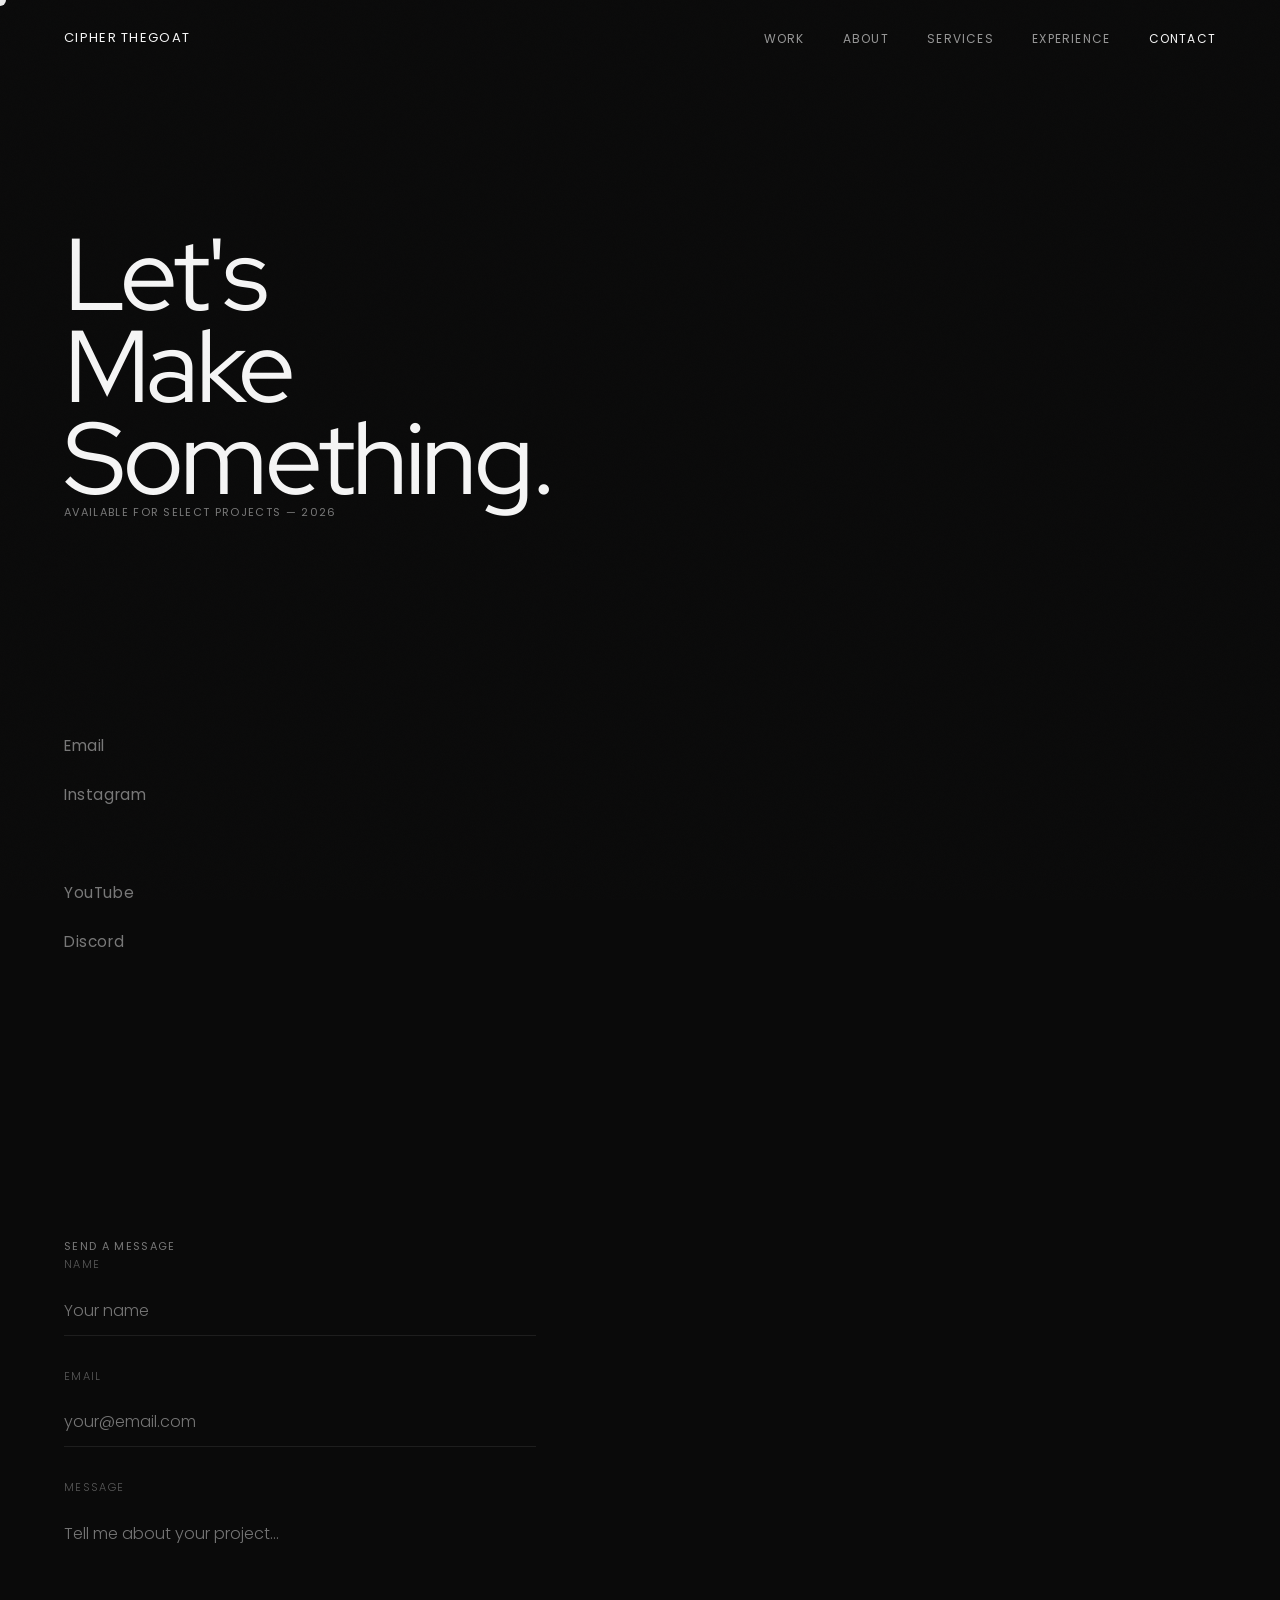
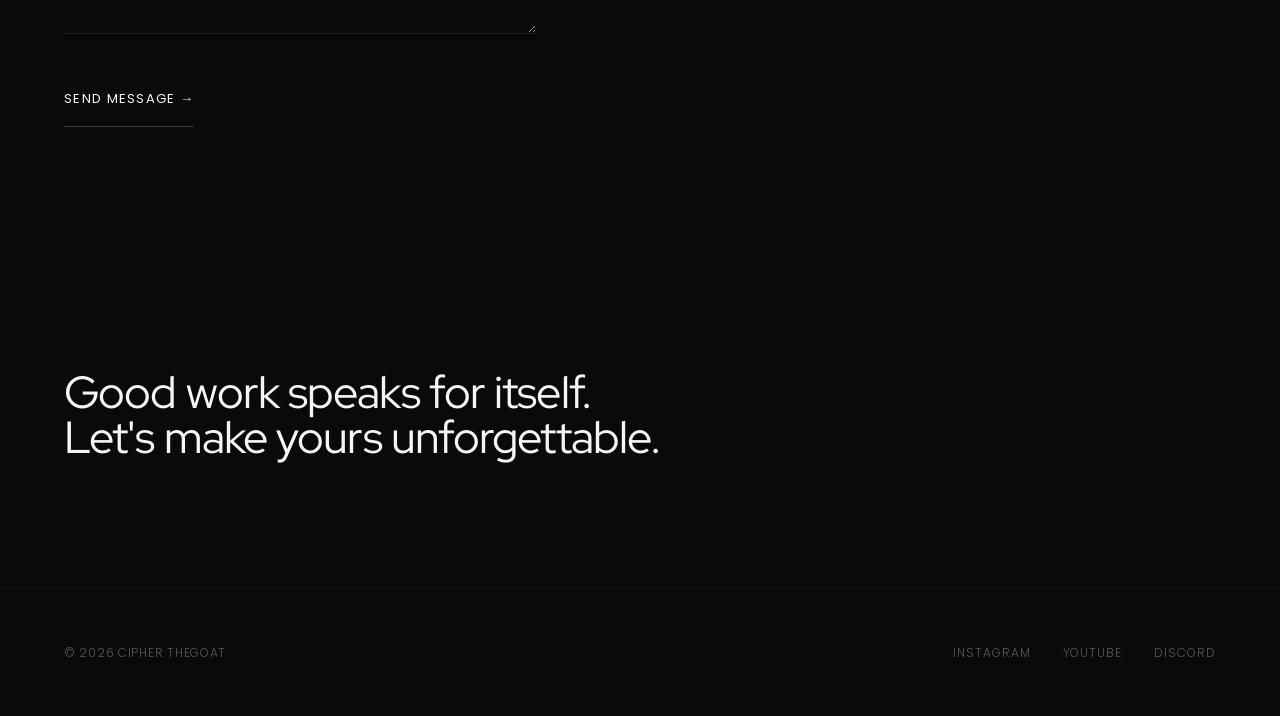
<file: cipher-thegoat-portfolio/contact.html>
<!DOCTYPE html>
<html lang="en">
<head>
  <meta charset="UTF-8">
  <meta name="viewport" content="width=device-width, initial-scale=1.0">
  <title>CIPHER THEGOAT — Contact</title>
  <link rel="preconnect" href="https://fonts.googleapis.com">
  <link rel="preconnect" href="https://fonts.gstatic.com" crossorigin>
  <link href="https://fonts.googleapis.com/css2?family=Red+Hat+Display:wght@400;500&family=Poppins:wght@300;400;500&display=swap" rel="stylesheet">
  <link rel="stylesheet" href="css/styles.css">
</head>
<body>
  <div class="page-transition"></div>
  <div class="grain"></div>
  <div class="cursor"><div class="cursor-dot"></div><div class="cursor-text"></div></div>
  
  <nav class="nav">
    <a href="index.html" class="nav-logo">CIPHER THEGOAT</a>
    <div class="nav-links">
      <a href="work.html">Work</a>
      <a href="about.html">About</a>
      <a href="services.html">Services</a>
      <a href="experience.html">Experience</a>
      <a href="contact.html" class="is-active">Contact</a>
    </div>
    <button class="nav-toggle" aria-label="Menu"><span></span><span></span></button>
  </nav>
  
  <div class="mobile-menu">
    <a href="work.html">Work</a>
    <a href="about.html">About</a>
    <a href="services.html">Services</a>
    <a href="experience.html">Experience</a>
    <a href="contact.html" class="is-active">Contact</a>
  </div>

  <main>
    <section class="contact-hero container section">
      <div class="display-xl">
        <div data-reveal>Let's</div>
        <div data-reveal>Make</div>
        <div data-reveal>Something.</div>
      </div>
      <div class="meta mt-lg" data-reveal data-delay="2">Available for select projects — 2026</div>
    </section>

    <section class="contact-links container section mt-lg">
      <div class="contact-link-wrapper" style="display: flex; flex-direction: column; gap: 2rem; align-items: flex-start;">
        <a href="mailto:hello@cipherthegoat.com" class="contact-link display-sm" data-reveal data-delay="0" data-magnetic="0.2">Email</a>
        <a href="https://instagram.com" target="_blank" class="contact-link display-sm" data-reveal data-delay="1" data-magnetic="0.2">Instagram</a>
        <a href="https://kick.com" target="_blank" class="contact-link display-sm" data-reveal data-delay="2" data-magnetic="0.2">Kick</a>
        <a href="https://youtube.com" target="_blank" class="contact-link display-sm" data-reveal data-delay="3" data-magnetic="0.2">YouTube</a>
        <a href="https://discord.com" target="_blank" class="contact-link display-sm" data-reveal data-delay="4" data-magnetic="0.2">Discord</a>
      </div>
    </section>

    <section class="contact-form container section">
      <div class="meta mb-lg" data-reveal>Send a Message</div>
      <form data-reveal style="max-width: 600px;">
        <div class="form-group">
          <label class="form-label">Name</label>
          <input type="text" class="form-input" placeholder="Your name">
        </div>
        <div class="form-group">
          <label class="form-label">Email</label>
          <input type="email" class="form-input" placeholder="your@email.com">
        </div>
        <div class="form-group">
          <label class="form-label">Message</label>
          <textarea class="form-textarea" placeholder="Tell me about your project..." rows="4"></textarea>
        </div>
        <button type="button" class="form-submit" data-magnetic="0.1">Send Message →</button>
      </form>
    </section>

    <section class="editorial-statement container section" style="padding-bottom: 8rem;">
      <div class="display-md" style="color: var(--gray);" data-reveal>
        Good work speaks for itself.<br>Let's make yours unforgettable.
      </div>
    </section>
  </main>

  <footer class="footer">
    <div class="footer-left">© 2026 CIPHER THEGOAT</div>
    <div class="footer-right">
      <a href="https://instagram.com" target="_blank">Instagram</a>
      <a href="https://youtube.com" target="_blank">YouTube</a>
      <a href="https://discord.com" target="_blank">Discord</a>
    </div>
  </footer>

  <script src="js/main.js"></script>
</body>
</html>
</file>
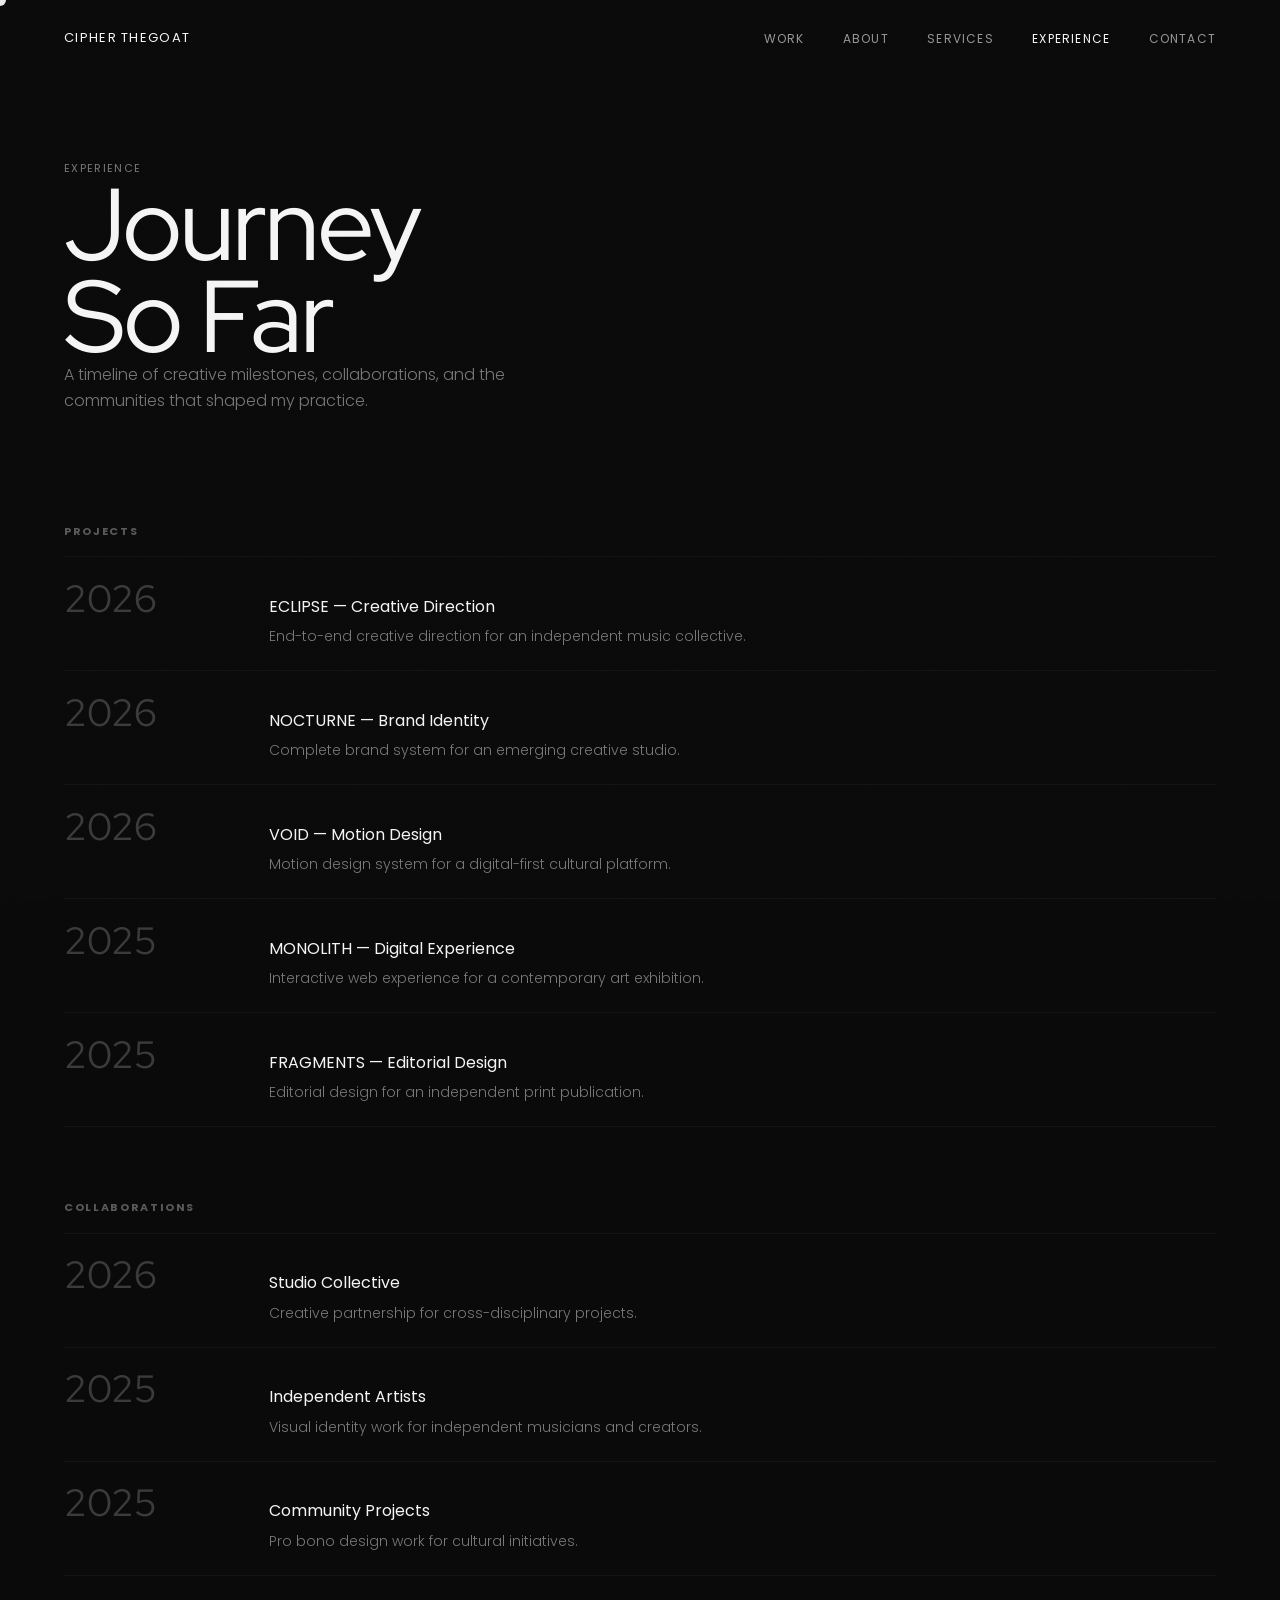
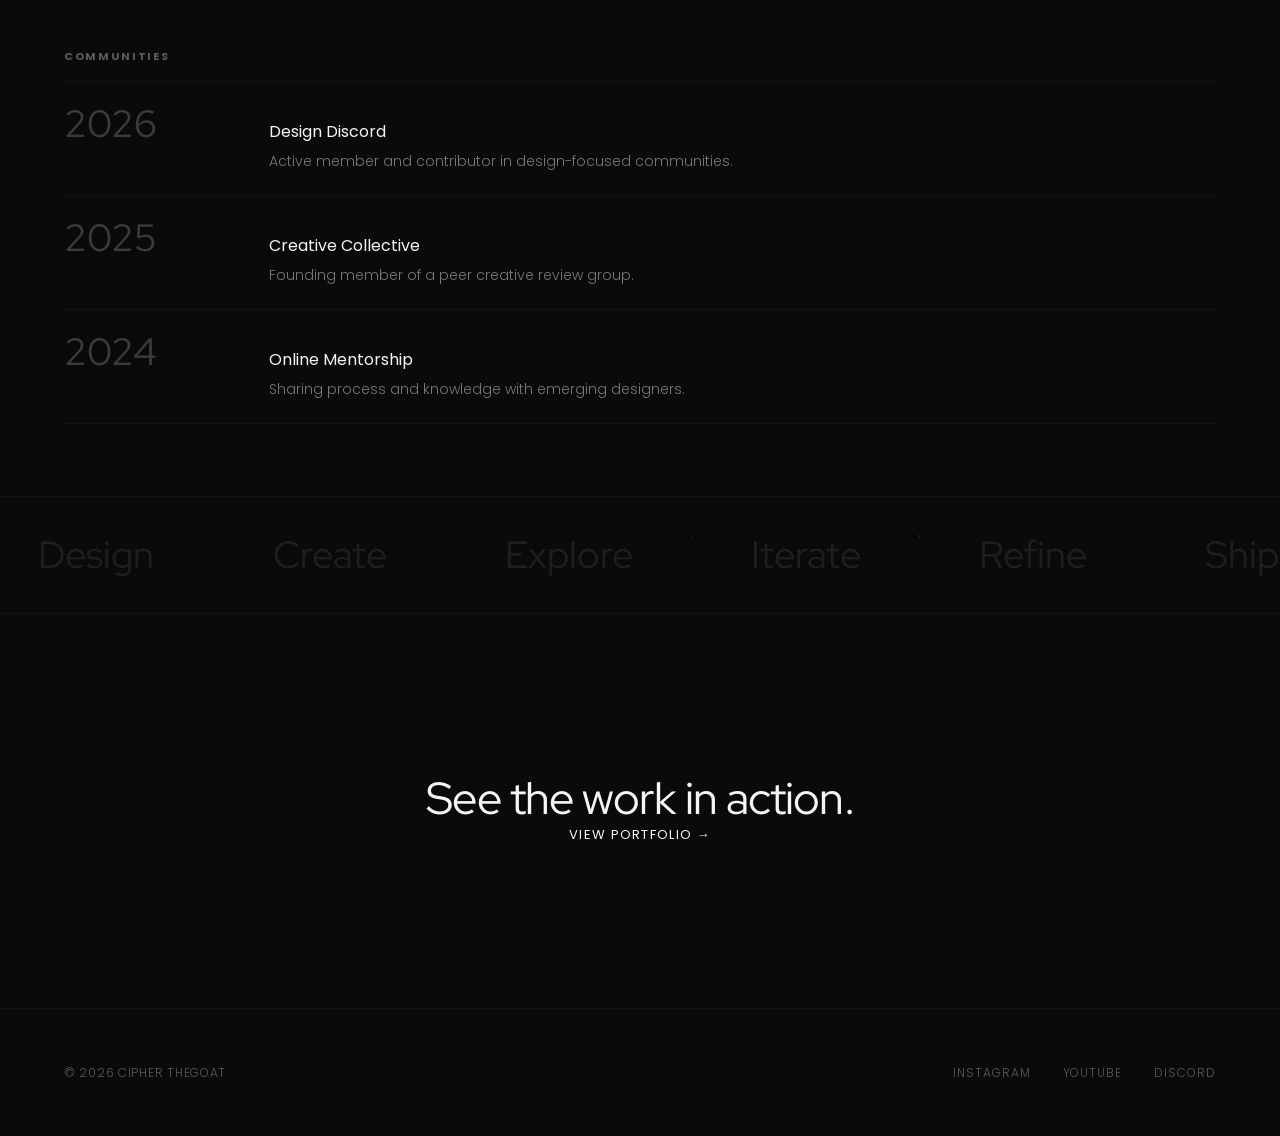
<file: cipher-thegoat-portfolio/experience.html>
<!DOCTYPE html>
<html lang="en">
<head>
  <meta charset="UTF-8">
  <meta name="viewport" content="width=device-width, initial-scale=1.0">
  <title>CIPHER THEGOAT — Experience</title>
  <link rel="preconnect" href="https://fonts.googleapis.com">
  <link rel="preconnect" href="https://fonts.gstatic.com" crossorigin>
  <link href="https://fonts.googleapis.com/css2?family=Red+Hat+Display:wght@400;500&family=Poppins:wght@300;400;500&display=swap" rel="stylesheet">
  <link rel="stylesheet" href="css/styles.css">
</head>
<body>
  <div class="page-transition"></div>
  <div class="grain"></div>
  <div class="cursor"><div class="cursor-dot"></div><div class="cursor-text"></div></div>
  
  <nav class="nav">
    <a href="index.html" class="nav-logo">CIPHER THEGOAT</a>
    <div class="nav-links">
      <a href="work.html">Work</a>
      <a href="about.html">About</a>
      <a href="services.html">Services</a>
      <a href="experience.html" class="is-active">Experience</a>
      <a href="contact.html">Contact</a>
    </div>
    <button class="nav-toggle" aria-label="Menu"><span></span><span></span></button>
  </nav>
  
  <div class="mobile-menu">
    <a href="work.html">Work</a>
    <a href="about.html">About</a>
    <a href="services.html">Services</a>
    <a href="experience.html" class="is-active">Experience</a>
    <a href="contact.html">Contact</a>
  </div>

  <main>
    <section class="section container" style="padding-top: 160px;">
      <div class="meta" data-reveal>Experience</div>
      <h1 class="display-xl mt-md" data-reveal>Journey<br>So Far</h1>
      <p class="body mt-lg color-muted" style="max-width: 500px;" data-reveal>A timeline of creative milestones, collaborations, and the communities that shaped my practice.</p>
    </section>

    <section class="timeline section container">
      <!-- SECTION A: PROJECTS -->
      <div class="timeline-section" data-reveal>
        <h2 class="timeline-section-title mb-lg">Projects</h2>
        
        <div class="timeline-item" data-reveal>
          <div class="timeline-year">2026</div>
          <div class="timeline-content">
            <h3 class="timeline-content-title">ECLIPSE — Creative Direction</h3>
            <p class="timeline-content-desc">End-to-end creative direction for an independent music collective.</p>
          </div>
        </div>

        <div class="timeline-item" data-reveal>
          <div class="timeline-year">2026</div>
          <div class="timeline-content">
            <h3 class="timeline-content-title">NOCTURNE — Brand Identity</h3>
            <p class="timeline-content-desc">Complete brand system for an emerging creative studio.</p>
          </div>
        </div>

        <div class="timeline-item" data-reveal>
          <div class="timeline-year">2026</div>
          <div class="timeline-content">
            <h3 class="timeline-content-title">VOID — Motion Design</h3>
            <p class="timeline-content-desc">Motion design system for a digital-first cultural platform.</p>
          </div>
        </div>

        <div class="timeline-item" data-reveal>
          <div class="timeline-year">2025</div>
          <div class="timeline-content">
            <h3 class="timeline-content-title">MONOLITH — Digital Experience</h3>
            <p class="timeline-content-desc">Interactive web experience for a contemporary art exhibition.</p>
          </div>
        </div>

        <div class="timeline-item" data-reveal>
          <div class="timeline-year">2025</div>
          <div class="timeline-content">
            <h3 class="timeline-content-title">FRAGMENTS — Editorial Design</h3>
            <p class="timeline-content-desc">Editorial design for an independent print publication.</p>
          </div>
        </div>
      </div>

      <!-- SECTION B: COLLABORATIONS -->
      <div class="timeline-section mt-xl" data-reveal>
        <h2 class="timeline-section-title mb-lg">Collaborations</h2>
        
        <div class="timeline-item" data-reveal>
          <div class="timeline-year">2026</div>
          <div class="timeline-content">
            <h3 class="timeline-content-title">Studio Collective</h3>
            <p class="timeline-content-desc">Creative partnership for cross-disciplinary projects.</p>
          </div>
        </div>

        <div class="timeline-item" data-reveal>
          <div class="timeline-year">2025</div>
          <div class="timeline-content">
            <h3 class="timeline-content-title">Independent Artists</h3>
            <p class="timeline-content-desc">Visual identity work for independent musicians and creators.</p>
          </div>
        </div>

        <div class="timeline-item" data-reveal>
          <div class="timeline-year">2025</div>
          <div class="timeline-content">
            <h3 class="timeline-content-title">Community Projects</h3>
            <p class="timeline-content-desc">Pro bono design work for cultural initiatives.</p>
          </div>
        </div>
      </div>

      <!-- SECTION C: COMMUNITIES -->
      <div class="timeline-section mt-xl" data-reveal>
        <h2 class="timeline-section-title mb-lg">Communities</h2>
        
        <div class="timeline-item" data-reveal>
          <div class="timeline-year">2026</div>
          <div class="timeline-content">
            <h3 class="timeline-content-title">Design Discord</h3>
            <p class="timeline-content-desc">Active member and contributor in design-focused communities.</p>
          </div>
        </div>

        <div class="timeline-item" data-reveal>
          <div class="timeline-year">2025</div>
          <div class="timeline-content">
            <h3 class="timeline-content-title">Creative Collective</h3>
            <p class="timeline-content-desc">Founding member of a peer creative review group.</p>
          </div>
        </div>

        <div class="timeline-item" data-reveal>
          <div class="timeline-year">2024</div>
          <div class="timeline-content">
            <h3 class="timeline-content-title">Online Mentorship</h3>
            <p class="timeline-content-desc">Sharing process and knowledge with emerging designers.</p>
          </div>
        </div>
      </div>
    </section>

    <div class="marquee mt-xl" data-reveal>
      <div class="marquee-inner">
        <span class="marquee-item">Design</span><span class="marquee-dot">·</span>
        <span class="marquee-item">Create</span><span class="marquee-dot">·</span>
        <span class="marquee-item">Explore</span><span class="marquee-dot">·</span>
        <span class="marquee-item">Iterate</span><span class="marquee-dot">·</span>
        <span class="marquee-item">Refine</span><span class="marquee-dot">·</span>
        <span class="marquee-item">Ship</span><span class="marquee-dot">·</span>
        <!-- Duplicated for seamless loop -->
        <span class="marquee-item">Design</span><span class="marquee-dot">·</span>
        <span class="marquee-item">Create</span><span class="marquee-dot">·</span>
        <span class="marquee-item">Explore</span><span class="marquee-dot">·</span>
        <span class="marquee-item">Iterate</span><span class="marquee-dot">·</span>
        <span class="marquee-item">Refine</span><span class="marquee-dot">·</span>
        <span class="marquee-item">Ship</span><span class="marquee-dot">·</span>
      </div>
    </div>

    <section class="section-lg container" style="text-align: center;" data-reveal>
      <h2 class="display-md">See the work in action.</h2>
      <a href="work.html" class="text-link mt-lg" style="display: inline-block;" data-magnetic>View Portfolio &rarr;</a>
    </section>
  </main>

  <footer class="footer">
    <div class="footer-left">© 2026 CIPHER THEGOAT</div>
    <div class="footer-right">
      <a href="https://instagram.com" target="_blank" data-magnetic>Instagram</a>
      <a href="https://youtube.com" target="_blank" data-magnetic>YouTube</a>
      <a href="https://discord.com" target="_blank" data-magnetic>Discord</a>
    </div>
  </footer>

  <script src="js/main.js"></script>
</body>
</html>
</file>
<file: cipher-thegoat-portfolio/css/styles.css>
/* ═══════════════════════════════════════════════════════════════
   CIPHER THEGOAT — Portfolio Design System
   Typography: Red Hat Display / Poppins
   Palette: Monochrome
   ═══════════════════════════════════════════════════════════════ */

/* ─── Reset ──────────────────────────────────────────────────── */

*, *::before, *::after {
  margin: 0;
  padding: 0;
  box-sizing: border-box;
}

html {
  font-size: 16px;
  -webkit-font-smoothing: antialiased;
  -moz-osx-font-smoothing: grayscale;
}

body {
  font-family: var(--font-body);
  font-weight: 300;
  color: var(--white);
  background-color: var(--black);
  overflow-x: hidden;
  cursor: none;
  line-height: 1.6;
}

a {
  color: inherit;
  text-decoration: none;
  cursor: none;
}

button {
  background: none;
  border: none;
  color: inherit;
  font: inherit;
  cursor: none;
}

img {
  display: block;
  width: 100%;
  height: auto;
  filter: grayscale(100%);
}

ul, ol { list-style: none; }

::selection {
  background: var(--white);
  color: var(--black);
}


/* ─── Design Tokens ──────────────────────────────────────────── */

:root {
  --black: #0a0a0a;
  --white: #f5f5f5;
  --gray-50: #eaeaea;
  --gray-100: #d4d4d4;
  --gray-200: #b5b5b5;
  --gray-300: #969696;
  --gray-400: #787878;
  --gray-500: #5a5a5a;
  --gray-600: #3b3b3b;
  --gray-700: #1e1e1e;
  --gray-800: #141414;

  --font-display: 'Red Hat Display', sans-serif;
  --font-body: 'Poppins', sans-serif;

  --margin: clamp(20px, 5vw, 80px);
  --gap: clamp(16px, 2vw, 32px);

  --ease: cubic-bezier(0.16, 1, 0.3, 1);
  --ease-out: cubic-bezier(0.33, 1, 0.68, 1);
  --ease-in-out: cubic-bezier(0.65, 0, 0.35, 1);
  --duration: 0.8s;
  --duration-fast: 0.4s;
}


/* ─── Typography ─────────────────────────────────────────────── */

.font-display { font-family: var(--font-display); }
.font-body    { font-family: var(--font-body); }

.display-hero {
  font-family: var(--font-display);
  font-weight: 400;
  font-size: clamp(72px, 15vw, 260px);
  line-height: 0.85;
  letter-spacing: -0.04em;
}

.display-xl {
  font-family: var(--font-display);
  font-weight: 400;
  font-size: clamp(48px, 8vw, 160px);
  line-height: 0.9;
  letter-spacing: -0.03em;
}

.display-lg {
  font-family: var(--font-display);
  font-weight: 400;
  font-size: clamp(36px, 5vw, 100px);
  line-height: 0.95;
  letter-spacing: -0.025em;
}

.display-md {
  font-family: var(--font-display);
  font-weight: 400;
  font-size: clamp(28px, 3.5vw, 64px);
  line-height: 1;
  letter-spacing: -0.02em;
}

.display-sm {
  font-family: var(--font-display);
  font-weight: 400;
  font-size: clamp(22px, 2.5vw, 44px);
  line-height: 1.1;
  letter-spacing: -0.015em;
}

.heading {
  font-family: var(--font-body);
  font-weight: 400;
  font-size: clamp(18px, 1.5vw, 28px);
  line-height: 1.3;
}

.body-lg {
  font-weight: 300;
  font-size: clamp(17px, 1.2vw, 22px);
  line-height: 1.65;
}

.body {
  font-weight: 300;
  font-size: 16px;
  line-height: 1.65;
}

.body-sm {
  font-weight: 300;
  font-size: 14px;
  line-height: 1.6;
}

.meta {
  font-family: var(--font-body);
  font-weight: 400;
  font-size: 11px;
  letter-spacing: 0.12em;
  text-transform: uppercase;
  color: var(--gray-400);
}

.meta-lg {
  font-family: var(--font-body);
  font-weight: 400;
  font-size: 13px;
  letter-spacing: 0.08em;
  text-transform: uppercase;
  color: var(--gray-300);
}


/* ─── Layout ─────────────────────────────────────────────────── */

.container {
  width: 100%;
  padding-left: var(--margin);
  padding-right: var(--margin);
}

.container-narrow {
  width: 100%;
  max-width: 900px;
  padding-left: var(--margin);
  padding-right: var(--margin);
  margin-left: auto;
  margin-right: auto;
}

.full-bleed {
  width: 100vw;
  margin-left: calc(-50vw + 50%);
}

.grid {
  display: grid;
  gap: var(--gap);
}

.grid-2 {
  display: grid;
  grid-template-columns: 1fr 1fr;
  gap: var(--gap);
}

.grid-editorial {
  display: grid;
  grid-template-columns: 1fr 1.4fr;
  gap: calc(var(--gap) * 2);
  align-items: start;
}

.section {
  padding-top: clamp(80px, 12vh, 160px);
  padding-bottom: clamp(80px, 12vh, 160px);
}

.section-lg {
  padding-top: clamp(120px, 18vh, 240px);
  padding-bottom: clamp(120px, 18vh, 240px);
}

.separator {
  width: 100%;
  height: 1px;
  background: var(--gray-700);
}


/* ─── Page Transition ────────────────────────────────────────── */

.page-transition {
  position: fixed;
  inset: 0;
  background: var(--black);
  z-index: 10000;
  transform-origin: bottom;
  transform: scaleY(1);
  transition: transform 0.9s var(--ease);
  pointer-events: none;
}

.page-transition.is-loaded {
  transform: scaleY(0);
}

.page-transition.is-exiting {
  transform-origin: top;
  transform: scaleY(1);
  transition: transform 0.7s var(--ease-in-out);
}


/* ─── Grain Texture ──────────────────────────────────────────── */

.grain {
  position: fixed;
  inset: 0;
  pointer-events: none;
  z-index: 9998;
  opacity: 0.035;
  background-image: url("data:image/svg+xml,%3Csvg xmlns='http://www.w3.org/2000/svg' viewBox='0 0 512 512'%3E%3Cfilter id='n'%3E%3CfeTurbulence type='fractalNoise' baseFrequency='0.7' numOctaves='4' stitchTiles='stitch'/%3E%3C/filter%3E%3Crect width='100%25' height='100%25' filter='url(%23n)' opacity='0.5'/%3E%3C/svg%3E");
  background-size: 256px 256px;
}


/* ─── Custom Cursor ──────────────────────────────────────────── */

.cursor {
  position: fixed;
  top: 0;
  left: 0;
  pointer-events: none;
  z-index: 9999;
  mix-blend-mode: difference;
}

.cursor-dot {
  width: 12px;
  height: 12px;
  border-radius: 50%;
  background: var(--white);
  transform: translate(-50%, -50%);
  transition: width 0.4s var(--ease),
              height 0.4s var(--ease),
              opacity 0.3s;
}

.cursor.is-hovering .cursor-dot {
  width: 80px;
  height: 80px;
  background: var(--white);
  opacity: 0.9;
}

.cursor-text {
  position: absolute;
  top: 50%;
  left: 50%;
  transform: translate(-50%, -50%);
  font-family: var(--font-body);
  font-size: 10px;
  font-weight: 500;
  letter-spacing: 0.15em;
  text-transform: uppercase;
  color: var(--black);
  opacity: 0;
  white-space: nowrap;
  transition: opacity 0.3s;
}

.cursor.is-hovering .cursor-text {
  opacity: 1;
}


/* ─── Navigation ─────────────────────────────────────────────── */

.nav {
  position: fixed;
  top: 0;
  left: 0;
  right: 0;
  z-index: 100;
  display: flex;
  align-items: center;
  justify-content: space-between;
  padding: 28px var(--margin);
  transition: padding 0.5s var(--ease),
              background 0.5s;
}

.nav.is-scrolled {
  padding-top: 18px;
  padding-bottom: 18px;
  background: rgba(10, 10, 10, 0.85);
  backdrop-filter: blur(20px);
  -webkit-backdrop-filter: blur(20px);
}

.nav-logo {
  font-family: var(--font-body);
  font-weight: 400;
  font-size: 13px;
  letter-spacing: 0.1em;
  text-transform: uppercase;
  transition: opacity 0.3s;
}

.nav-logo:hover { opacity: 0.6; }

.nav-links {
  display: flex;
  gap: clamp(24px, 3vw, 48px);
}

.nav-links a {
  font-family: var(--font-body);
  font-weight: 400;
  font-size: 12px;
  letter-spacing: 0.1em;
  text-transform: uppercase;
  color: var(--gray-300);
  transition: color 0.3s;
  position: relative;
}

.nav-links a::after {
  content: '';
  position: absolute;
  bottom: -4px;
  left: 0;
  width: 0;
  height: 1px;
  background: var(--white);
  transition: width 0.4s var(--ease);
}

.nav-links a:hover {
  color: var(--white);
}

.nav-links a:hover::after {
  width: 100%;
}

.nav-links a.is-active {
  color: var(--white);
}

.nav-toggle {
  display: none;
  flex-direction: column;
  gap: 6px;
  width: 28px;
  padding: 4px 0;
}

.nav-toggle span {
  display: block;
  width: 100%;
  height: 1px;
  background: var(--white);
  transition: transform 0.4s var(--ease),
              opacity 0.3s;
}

.nav-toggle.is-open span:first-child {
  transform: translateY(3.5px) rotate(45deg);
}

.nav-toggle.is-open span:last-child {
  transform: translateY(-3.5px) rotate(-45deg);
}


/* ─── Mobile Menu ────────────────────────────────────────────── */

.mobile-menu {
  position: fixed;
  inset: 0;
  z-index: 90;
  background: var(--black);
  display: flex;
  flex-direction: column;
  justify-content: center;
  padding: var(--margin);
  opacity: 0;
  pointer-events: none;
  transition: opacity 0.5s var(--ease);
}

.mobile-menu.is-open {
  opacity: 1;
  pointer-events: auto;
}

.mobile-menu a {
  font-family: var(--font-display);
  font-weight: 400;
  font-size: clamp(36px, 8vw, 64px);
  line-height: 1.3;
  color: var(--gray-400);
  transition: color 0.3s;
  transform: translateY(30px);
  opacity: 0;
}

.mobile-menu.is-open a {
  transform: translateY(0);
  opacity: 1;
  transition: transform 0.6s var(--ease),
              opacity 0.6s var(--ease),
              color 0.3s;
}

.mobile-menu.is-open a:nth-child(1) { transition-delay: 0.1s; }
.mobile-menu.is-open a:nth-child(2) { transition-delay: 0.15s; }
.mobile-menu.is-open a:nth-child(3) { transition-delay: 0.2s; }
.mobile-menu.is-open a:nth-child(4) { transition-delay: 0.25s; }
.mobile-menu.is-open a:nth-child(5) { transition-delay: 0.3s; }

.mobile-menu a:hover { color: var(--white); }


/* ─── Hero ───────────────────────────────────────────────────── */

.hero {
  min-height: 100vh;
  display: flex;
  flex-direction: column;
  justify-content: flex-end;
  padding: 0 var(--margin);
  padding-bottom: clamp(60px, 8vh, 120px);
  padding-top: 140px;
  position: relative;
}

.hero-title {
  overflow: hidden;
}

.hero-title-line {
  display: block;
  overflow: hidden;
}

.hero-title-line span {
  display: inline-block;
  transform: translateY(110%);
  transition: transform 1s var(--ease);
}

.hero-title-line span.is-visible {
  transform: translateY(0);
}

.hero-title-line:nth-child(2) {
  text-align: right;
  margin-right: 5vw;
}

.hero-subtitle {
  margin-top: clamp(32px, 4vh, 56px);
  display: flex;
  justify-content: space-between;
  align-items: flex-end;
  flex-wrap: wrap;
  gap: 24px;
}

.hero-roles {
  font-family: var(--font-body);
  font-weight: 300;
  font-size: clamp(13px, 1vw, 16px);
  letter-spacing: 0.06em;
  color: var(--gray-400);
  line-height: 1.8;
}

.hero-intro {
  max-width: 380px;
  font-weight: 300;
  font-size: 14px;
  line-height: 1.7;
  color: var(--gray-300);
}

.hero-cta {
  margin-top: clamp(40px, 5vh, 72px);
  display: flex;
  gap: 48px;
  align-items: center;
}

.hero-scroll {
  position: absolute;
  bottom: 28px;
  left: 50%;
  transform: translateX(-50%);
  display: flex;
  flex-direction: column;
  align-items: center;
  gap: 8px;
}

.hero-scroll-line {
  width: 1px;
  height: 40px;
  background: var(--gray-600);
  position: relative;
  overflow: hidden;
}

.hero-scroll-line::after {
  content: '';
  position: absolute;
  top: -100%;
  width: 100%;
  height: 100%;
  background: var(--gray-300);
  animation: scrollLine 2s infinite;
}

@keyframes scrollLine {
  0% { top: -100%; }
  100% { top: 100%; }
}


/* ─── Text Links / Editorial Buttons ─────────────────────────── */

.text-link {
  display: inline-flex;
  align-items: center;
  gap: 12px;
  font-family: var(--font-body);
  font-weight: 400;
  font-size: 13px;
  letter-spacing: 0.1em;
  text-transform: uppercase;
  position: relative;
  transition: gap 0.4s var(--ease);
}

.text-link .arrow {
  display: inline-block;
  transition: transform 0.4s var(--ease);
  font-size: 16px;
}

.text-link:hover {
  gap: 18px;
}

.text-link:hover .arrow {
  transform: translateX(4px);
}

.text-link--underline {
  padding-bottom: 2px;
  border-bottom: 1px solid var(--gray-600);
  transition: border-color 0.3s, gap 0.4s var(--ease);
}

.text-link--underline:hover {
  border-color: var(--white);
}


/* ─── Project Card ───────────────────────────────────────────── */

.project-card {
  position: relative;
  display: block;
}

.project-card-img {
  position: relative;
  overflow: hidden;
  background: var(--gray-800);
}

.project-card-img img {
  width: 100%;
  height: 100%;
  object-fit: cover;
  transition: transform 0.8s var(--ease);
}

.project-card:hover .project-card-img img {
  transform: scale(1.04);
}

.project-card-img--landscape { aspect-ratio: 16 / 10; }
.project-card-img--portrait  { aspect-ratio: 3 / 4; }
.project-card-img--square    { aspect-ratio: 1 / 1; }
.project-card-img--wide      { aspect-ratio: 21 / 9; }
.project-card-img--cinema    { aspect-ratio: 2.39 / 1; }

.project-card-overlay {
  position: absolute;
  inset: 0;
  display: flex;
  align-items: center;
  justify-content: center;
  opacity: 0;
  transition: opacity 0.4s;
}

.project-card:hover .project-card-overlay {
  opacity: 1;
}

.project-card-info {
  margin-top: 16px;
  display: flex;
  justify-content: space-between;
  align-items: flex-end;
}

.project-card-title {
  font-family: var(--font-body);
  font-weight: 400;
  font-size: 15px;
  letter-spacing: 0.02em;
}

.project-card-meta {
  font-family: var(--font-body);
  font-weight: 400;
  font-size: 11px;
  letter-spacing: 0.1em;
  text-transform: uppercase;
  color: var(--gray-500);
}

.project-card-view {
  font-family: var(--font-body);
  font-size: 11px;
  letter-spacing: 0.12em;
  text-transform: uppercase;
  color: var(--gray-400);
  opacity: 0;
  transform: translateX(-8px);
  transition: opacity 0.4s var(--ease),
              transform 0.4s var(--ease);
}

.project-card:hover .project-card-view {
  opacity: 1;
  transform: translateX(0);
}


/* ─── Work Grid ──────────────────────────────────────────────── */

.work-grid {
  display: grid;
  grid-template-columns: 1fr 1fr;
  gap: clamp(32px, 4vw, 64px);
  padding: 0 var(--margin);
}

.work-grid .project-card--full {
  grid-column: 1 / -1;
}

.work-grid .project-card--offset {
  margin-top: clamp(40px, 6vw, 100px);
}

.work-grid .project-card--push-right {
  grid-column: 2 / 3;
}


/* ─── Editorial Sections ─────────────────────────────────────── */

.editorial-statement {
  padding: clamp(100px, 15vh, 200px) var(--margin);
}

.editorial-statement p {
  max-width: 700px;
}

.editorial-split {
  display: grid;
  grid-template-columns: 1fr 1fr;
  gap: calc(var(--gap) * 3);
  padding: 0 var(--margin);
  align-items: center;
}

.editorial-split--reverse {
  direction: rtl;
}

.editorial-split--reverse > * {
  direction: ltr;
}

.editorial-number {
  font-family: var(--font-display);
  font-weight: 400;
  font-size: clamp(100px, 15vw, 280px);
  line-height: 0.8;
  color: var(--gray-800);
  user-select: none;
}


/* ─── Project Detail ─────────────────────────────────────────── */

.project-hero {
  min-height: 60vh;
  display: flex;
  flex-direction: column;
  justify-content: flex-end;
  padding: 0 var(--margin);
  padding-bottom: clamp(48px, 6vh, 80px);
  padding-top: 160px;
}

.project-hero-meta {
  display: flex;
  gap: clamp(24px, 4vw, 64px);
  margin-top: 24px;
}

.project-hero-meta-item {
  display: flex;
  flex-direction: column;
  gap: 6px;
}

.project-hero-meta-label {
  font-size: 10px;
  letter-spacing: 0.15em;
  text-transform: uppercase;
  color: var(--gray-500);
}

.project-hero-meta-value {
  font-size: 14px;
  color: var(--gray-200);
}

.project-content {
  padding: 0;
}

.project-image {
  width: 100%;
}

.project-image--padded {
  padding: 0 var(--margin);
}

.project-image--full {
  width: 100vw;
  margin-left: calc(-50vw + 50%);
}

.project-text {
  padding: clamp(48px, 6vh, 100px) var(--margin);
  max-width: 700px;
}

.project-text--centered {
  margin: 0 auto;
  text-align: center;
}

.project-text--wide {
  max-width: 1000px;
}

.project-images-duo {
  display: grid;
  grid-template-columns: 1fr 1fr;
  gap: var(--gap);
  padding: 0 var(--margin);
}

.project-nav {
  display: flex;
  justify-content: space-between;
  align-items: center;
  padding: clamp(60px, 8vh, 120px) var(--margin);
  border-top: 1px solid var(--gray-800);
}

.project-nav a {
  font-family: var(--font-body);
  font-weight: 400;
  font-size: 12px;
  letter-spacing: 0.1em;
  text-transform: uppercase;
  color: var(--gray-400);
  transition: color 0.3s;
}

.project-nav a:hover { color: var(--white); }

.project-nav-title {
  font-family: var(--font-display);
  font-weight: 400;
  font-size: clamp(20px, 2.5vw, 40px);
  color: var(--white);
  margin-top: 8px;
}


/* ─── About Page ─────────────────────────────────────────────── */

.about-hero {
  min-height: 80vh;
  display: flex;
  align-items: center;
  padding: 0 var(--margin);
  padding-top: 120px;
}

.about-bio {
  display: grid;
  grid-template-columns: 1fr 1.2fr;
  gap: calc(var(--gap) * 4);
  padding: 0 var(--margin);
  align-items: start;
}

.about-bio-image {
  position: relative;
  overflow: hidden;
  aspect-ratio: 3 / 4;
  background: var(--gray-800);
}

.about-facts {
  display: grid;
  grid-template-columns: repeat(2, 1fr);
  gap: var(--gap);
  margin-top: clamp(48px, 6vh, 100px);
}

.about-fact {
  padding: 24px 0;
  border-top: 1px solid var(--gray-800);
}

.about-fact-number {
  font-family: var(--font-display);
  font-weight: 400;
  font-size: clamp(32px, 4vw, 56px);
  line-height: 1;
  margin-bottom: 8px;
}

.about-fact-label {
  font-size: 12px;
  color: var(--gray-400);
  letter-spacing: 0.06em;
}


/* ─── Services ───────────────────────────────────────────────── */

.service-list {
  padding: 0 var(--margin);
}

.service-item {
  display: grid;
  grid-template-columns: auto 1fr auto;
  gap: clamp(20px, 3vw, 48px);
  align-items: baseline;
  padding: clamp(24px, 3vh, 40px) 0;
  border-bottom: 1px solid var(--gray-800);
  position: relative;
  transition: padding-left 0.5s var(--ease);
}

.service-item:first-child {
  border-top: 1px solid var(--gray-800);
}

.service-item:hover {
  padding-left: 16px;
}

.service-number {
  font-family: var(--font-body);
  font-size: 12px;
  letter-spacing: 0.1em;
  color: var(--gray-600);
  min-width: 32px;
}

.service-name {
  font-family: var(--font-display);
  font-weight: 400;
  font-size: clamp(28px, 4vw, 72px);
  line-height: 1;
  letter-spacing: -0.02em;
  color: var(--gray-300);
  transition: color 0.4s;
}

.service-item:hover .service-name {
  color: var(--white);
}

.service-desc {
  font-size: 13px;
  color: var(--gray-500);
  max-width: 260px;
  text-align: right;
  opacity: 0;
  transform: translateY(8px);
  transition: opacity 0.4s var(--ease),
              transform 0.4s var(--ease);
}

.service-item:hover .service-desc {
  opacity: 1;
  transform: translateY(0);
}

.service-visual {
  position: fixed;
  top: 50%;
  right: 10%;
  transform: translate(0, -50%);
  width: clamp(200px, 20vw, 360px);
  aspect-ratio: 3 / 4;
  background: var(--gray-800);
  overflow: hidden;
  opacity: 0;
  pointer-events: none;
  transition: opacity 0.5s var(--ease);
  z-index: 50;
}

.service-visual.is-visible {
  opacity: 1;
}

.service-visual img {
  width: 100%;
  height: 100%;
  object-fit: cover;
}


/* ─── Experience / Timeline ──────────────────────────────────── */

.timeline {
  padding: 0 var(--margin);
}

.timeline-section {
  margin-bottom: clamp(60px, 8vh, 120px);
}

.timeline-section-title {
  font-family: var(--font-body);
  font-size: 11px;
  letter-spacing: 0.15em;
  text-transform: uppercase;
  color: var(--gray-500);
  margin-bottom: clamp(32px, 4vh, 56px);
  padding-bottom: 16px;
  border-bottom: 1px solid var(--gray-800);
}

.timeline-item {
  display: grid;
  grid-template-columns: clamp(80px, 12vw, 180px) 1fr;
  gap: clamp(24px, 4vw, 64px);
  padding: clamp(20px, 2.5vh, 36px) 0;
  border-bottom: 1px solid var(--gray-800);
  align-items: baseline;
}

.timeline-year {
  font-family: var(--font-display);
  font-weight: 400;
  font-size: clamp(24px, 3vw, 48px);
  line-height: 1;
  color: var(--gray-600);
}

.timeline-content-title {
  font-family: var(--font-body);
  font-weight: 400;
  font-size: clamp(16px, 1.2vw, 22px);
  margin-bottom: 6px;
}

.timeline-content-desc {
  font-size: 14px;
  color: var(--gray-400);
  max-width: 500px;
}


/* ─── Contact ────────────────────────────────────────────────── */

.contact-hero {
  min-height: 70vh;
  display: flex;
  flex-direction: column;
  justify-content: center;
  padding: 0 var(--margin);
  padding-top: 120px;
}

.contact-links {
  display: flex;
  flex-direction: column;
  gap: 12px;
  margin-top: clamp(48px, 6vh, 80px);
}

.contact-link {
  font-family: var(--font-body);
  font-weight: 400;
  font-size: clamp(14px, 1.2vw, 18px);
  letter-spacing: 0.04em;
  color: var(--gray-400);
  transition: color 0.3s;
  display: inline-block;
  width: fit-content;
}

.contact-link:hover { color: var(--white); }

.contact-form {
  max-width: 600px;
  margin-top: clamp(60px, 8vh, 120px);
}

.form-group {
  margin-bottom: 32px;
}

.form-label {
  display: block;
  font-size: 11px;
  letter-spacing: 0.12em;
  text-transform: uppercase;
  color: var(--gray-500);
  margin-bottom: 12px;
}

.form-input,
.form-textarea {
  width: 100%;
  background: transparent;
  border: none;
  border-bottom: 1px solid var(--gray-700);
  color: var(--white);
  font-family: var(--font-body);
  font-weight: 300;
  font-size: 16px;
  padding: 12px 0;
  outline: none;
  transition: border-color 0.3s;
  cursor: none;
}

.form-input:focus,
.form-textarea:focus {
  border-color: var(--gray-400);
}

.form-textarea {
  resize: vertical;
  min-height: 100px;
}

.form-submit {
  font-family: var(--font-body);
  font-weight: 400;
  font-size: 13px;
  letter-spacing: 0.1em;
  text-transform: uppercase;
  color: var(--white);
  padding: 16px 0;
  border-bottom: 1px solid var(--gray-600);
  transition: border-color 0.3s,
              letter-spacing 0.4s var(--ease);
  cursor: none;
}

.form-submit:hover {
  border-color: var(--white);
  letter-spacing: 0.16em;
}


/* ─── Footer ─────────────────────────────────────────────────── */

.footer {
  padding: clamp(48px, 6vh, 80px) var(--margin);
  border-top: 1px solid var(--gray-800);
  display: flex;
  justify-content: space-between;
  align-items: flex-end;
  flex-wrap: wrap;
  gap: 24px;
}

.footer-left {
  font-size: 12px;
  color: var(--gray-500);
  letter-spacing: 0.06em;
}

.footer-right {
  display: flex;
  gap: 32px;
}

.footer-right a {
  font-size: 12px;
  letter-spacing: 0.08em;
  text-transform: uppercase;
  color: var(--gray-500);
  transition: color 0.3s;
}

.footer-right a:hover { color: var(--white); }


/* ─── Scroll Reveal Animations ───────────────────────────────── */

[data-reveal] {
  opacity: 0;
  transform: translateY(40px);
  transition: opacity 0.9s var(--ease),
              transform 0.9s var(--ease);
}

[data-reveal="left"] {
  transform: translateX(-40px);
}

[data-reveal="right"] {
  transform: translateX(40px);
}

[data-reveal="scale"] {
  transform: scale(0.95);
}

[data-reveal="fade"] {
  transform: none;
}

[data-reveal].is-revealed {
  opacity: 1;
  transform: none;
}

[data-reveal][data-delay="1"] { transition-delay: 0.1s; }
[data-reveal][data-delay="2"] { transition-delay: 0.2s; }
[data-reveal][data-delay="3"] { transition-delay: 0.3s; }
[data-reveal][data-delay="4"] { transition-delay: 0.4s; }
[data-reveal][data-delay="5"] { transition-delay: 0.5s; }
[data-reveal][data-delay="6"] { transition-delay: 0.6s; }


/* ─── Image Reveal ───────────────────────────────────────────── */

.img-reveal {
  overflow: hidden;
  position: relative;
}

.img-reveal::after {
  content: '';
  position: absolute;
  inset: 0;
  background: var(--black);
  transform-origin: right;
  transform: scaleX(1);
  transition: transform 1s var(--ease);
}

.img-reveal.is-revealed::after {
  transform: scaleX(0);
}


/* ─── Capabilities / Tags ────────────────────────────────────── */

.capabilities {
  display: flex;
  flex-wrap: wrap;
  gap: 12px;
}

.capability-tag {
  font-family: var(--font-body);
  font-size: 12px;
  letter-spacing: 0.06em;
  color: var(--gray-400);
  padding: 8px 16px;
  border: 1px solid var(--gray-700);
  transition: color 0.3s, border-color 0.3s;
}

.capability-tag:hover {
  color: var(--white);
  border-color: var(--gray-500);
}


/* ─── Marquee ────────────────────────────────────────────────── */

.marquee {
  overflow: hidden;
  white-space: nowrap;
  padding: clamp(24px, 3vh, 40px) 0;
  border-top: 1px solid var(--gray-800);
  border-bottom: 1px solid var(--gray-800);
}

.marquee-inner {
  display: inline-flex;
  animation: marquee 30s linear infinite;
}

.marquee-item {
  font-family: var(--font-display);
  font-weight: 400;
  font-size: clamp(24px, 3vw, 48px);
  color: var(--gray-700);
  padding: 0 clamp(24px, 3vw, 48px);
}

.marquee-dot {
  color: var(--gray-600);
  padding: 0 clamp(12px, 1.5vw, 24px);
}

@keyframes marquee {
  from { transform: translateX(0); }
  to   { transform: translateX(-50%); }
}


/* ─── Utility ────────────────────────────────────────────────── */

.color-muted   { color: var(--gray-400); }
.color-subtle  { color: var(--gray-500); }
.color-faint   { color: var(--gray-600); }
.mt-xs  { margin-top: var(--space-xs); }
.mt-sm  { margin-top: var(--space-sm); }
.mt-md  { margin-top: var(--space-md); }
.mt-lg  { margin-top: var(--space-lg); }
.mt-xl  { margin-top: var(--space-xl); }
.mt-2xl { margin-top: var(--space-2xl); }
.mb-xs  { margin-bottom: var(--space-xs); }
.mb-sm  { margin-bottom: var(--space-sm); }
.mb-md  { margin-bottom: var(--space-md); }
.mb-lg  { margin-bottom: var(--space-lg); }
.mb-xl  { margin-bottom: var(--space-xl); }
.mb-2xl { margin-bottom: var(--space-2xl); }


/* ─── Mobile ─────────────────────────────────────────────────── */

@media (max-width: 1024px) {

  .nav-links { display: none; }
  .nav-toggle { display: flex; }

  .grid-2,
  .grid-editorial {
    grid-template-columns: 1fr;
  }

  .editorial-split {
    grid-template-columns: 1fr;
    gap: var(--gap);
  }

  .editorial-split--reverse {
    direction: ltr;
  }

  .work-grid {
    grid-template-columns: 1fr;
  }

  .work-grid .project-card--push-right {
    grid-column: auto;
  }

  .about-bio {
    grid-template-columns: 1fr;
    gap: var(--gap);
  }

  .service-item {
    grid-template-columns: auto 1fr;
  }

  .service-desc {
    display: none;
  }

  .service-visual {
    display: none;
  }

  .timeline-item {
    grid-template-columns: clamp(60px, 20vw, 100px) 1fr;
  }

  .project-images-duo {
    grid-template-columns: 1fr;
  }

  .project-nav {
    flex-direction: column;
    gap: 32px;
    text-align: center;
  }

  .hero-subtitle {
    flex-direction: column;
    align-items: flex-start;
  }

  .hero-title-line:nth-child(2) {
    text-align: left;
    margin-right: 0;
  }

  .about-facts {
    grid-template-columns: 1fr;
  }

  .footer {
    flex-direction: column;
    align-items: flex-start;
  }

  .cursor { display: none; }
  body { cursor: auto; }
  a, button { cursor: pointer; }
  .form-input, .form-textarea, .form-submit { cursor: auto; }
}

@media (max-width: 600px) {

  .display-hero {
    font-size: clamp(52px, 14vw, 100px);
  }

  .display-xl {
    font-size: clamp(36px, 10vw, 64px);
  }

  .hero {
    padding-bottom: 48px;
  }

  .hero-cta {
    flex-direction: column;
    align-items: flex-start;
    gap: 24px;
  }

  .service-name {
    font-size: clamp(22px, 7vw, 40px);
  }
}


/* ─── Reduced Motion ─────────────────────────────────────────── */

@media (prefers-reduced-motion: reduce) {

  *, *::before, *::after {
    animation-duration: 0.01ms !important;
    transition-duration: 0.01ms !important;
  }

  [data-reveal] {
    opacity: 1;
    transform: none;
  }

  .page-transition {
    display: none;
  }

  .hero-title-line span {
    transform: none;
  }
}
</file>
